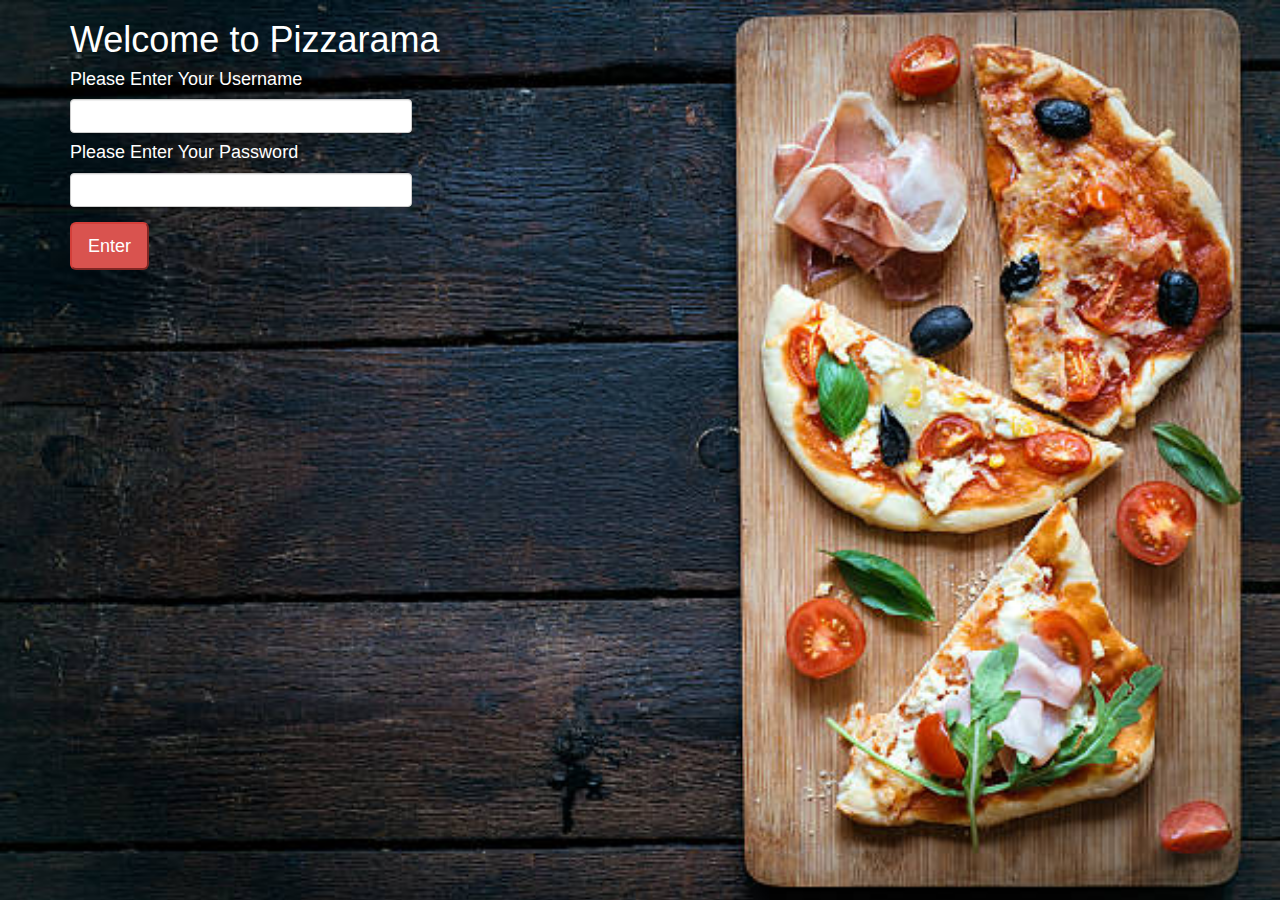
<file: index.html>
<html>
  <head>
    <link rel="stylesheet" href="css/bootstrap.css">
    <link rel="stylesheet" href="css/index.css" type="text/css">
    <link rel="stylesheet" href="css/styles.css" type="text/css">
    <title>Pizzarama</title>
  </head>
  <body>
    <div class="container">
      <span id="welcomeTitle"><h1>Welcome to Pizzarama <span id="displayName"></span></h1></span>
      <form id="userInfo">
        <h4>Please Enter Your Username</h4>
        <input type="text" class="form-control" id="userName">
        <h4>Please Enter Your Password</h4>
        <input type="password" class="form-control" id="userName">
        <button class="btn-lg btn-danger" id="enterButton">Enter</button>
      </form>
    </div>
    <script src="js/jquery-3.3.1.js"></script>
    <script src="js/login.js"></script>
  </body>

</html>
</file>
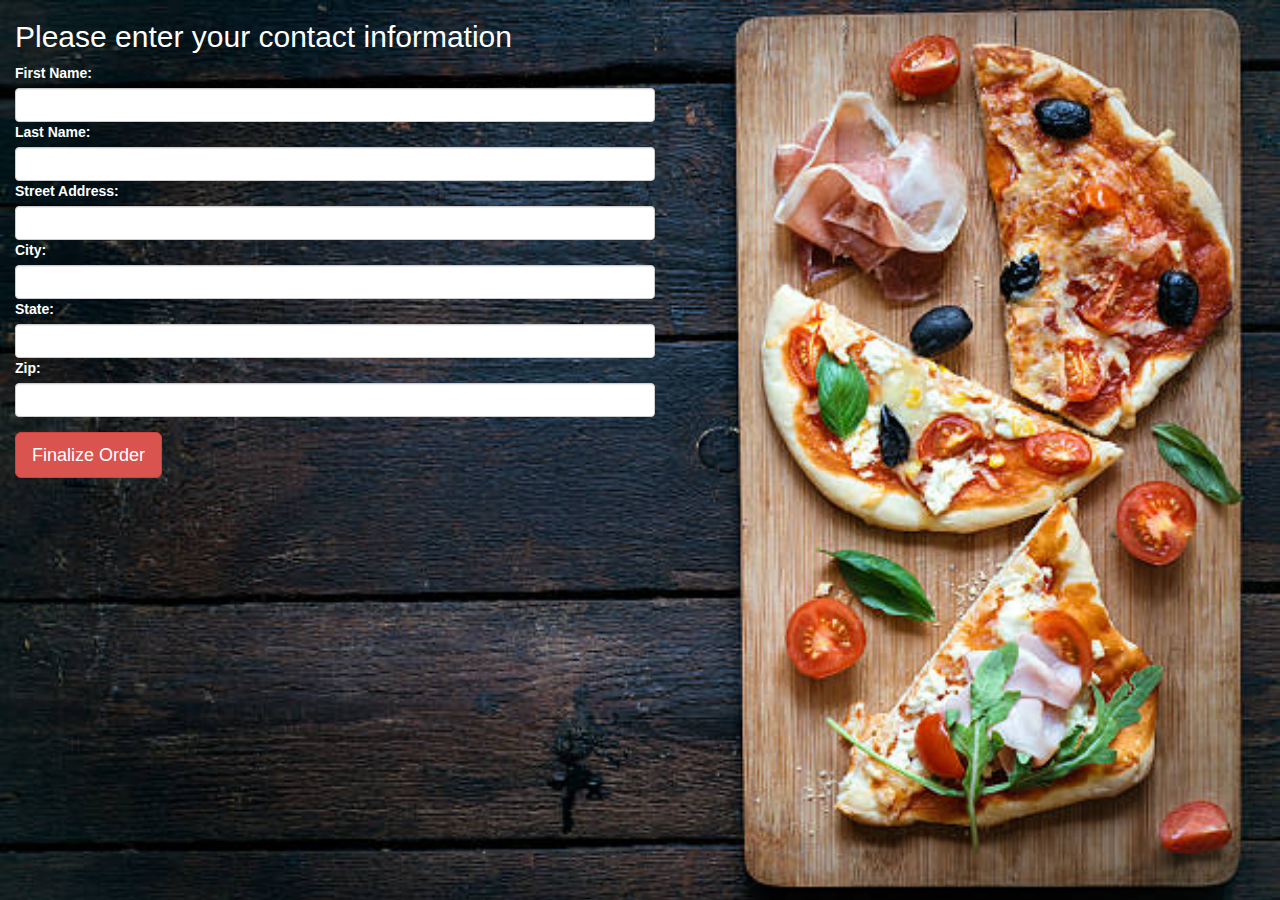
<file: html/check-out.html>
<html>
  <head>
    <link rel="stylesheet" href="../css/bootstrap.css">
    <link rel="stylesheet" href="../css/styles.css" type="text/css">
    <title>Pizzarama</title>
  </head>
  <body>
    <form id="userInfoForm">
      <div class="form-group">
        <h2>Please enter your contact information</h2>
        <label for="user-first-name">First Name:</label>
        <input id="user-first-name" type="text" class="form-control" required>
        <label for="user-last-name">Last Name:</label>
        <input id="user-last-name" type="text" class="form-control" required>
        <label for="user-street-address">Street Address:</label>
        <input id="user-street-address" type="text" class="form-control" required>
        <label for="user-city">City:</label>
        <input id="user-city" type="text" class="form-control" required>
        <label for="user-state">State:</label>
        <input id="user-state" type="text" class="form-control" required>
        <label for="user-zip">Zip:</label>
        <input id="user-zip" type="text" class="form-control" required>
      </div>
      <button class="btn btn-danger btn-lg" id="submitOrder">Finalize Order</button>
    </form>
    <div class="container">
      <div id = "finalOrderDisplay">
        <h1>Thanks for your business!</h1>
        <h2>Your order will be delivered to:</h2>
        <br>
        <div id = "finalOrderInfo"></div>
      <button class="btn btn-lg btn-danger" id="newOrder">Start New Order</button>
      </div>
    </div>
    <script src="../js/jquery-3.3.1.js"></script>
    <script src="../js/check-out.js"></script>
  </body>
</html>
</file>
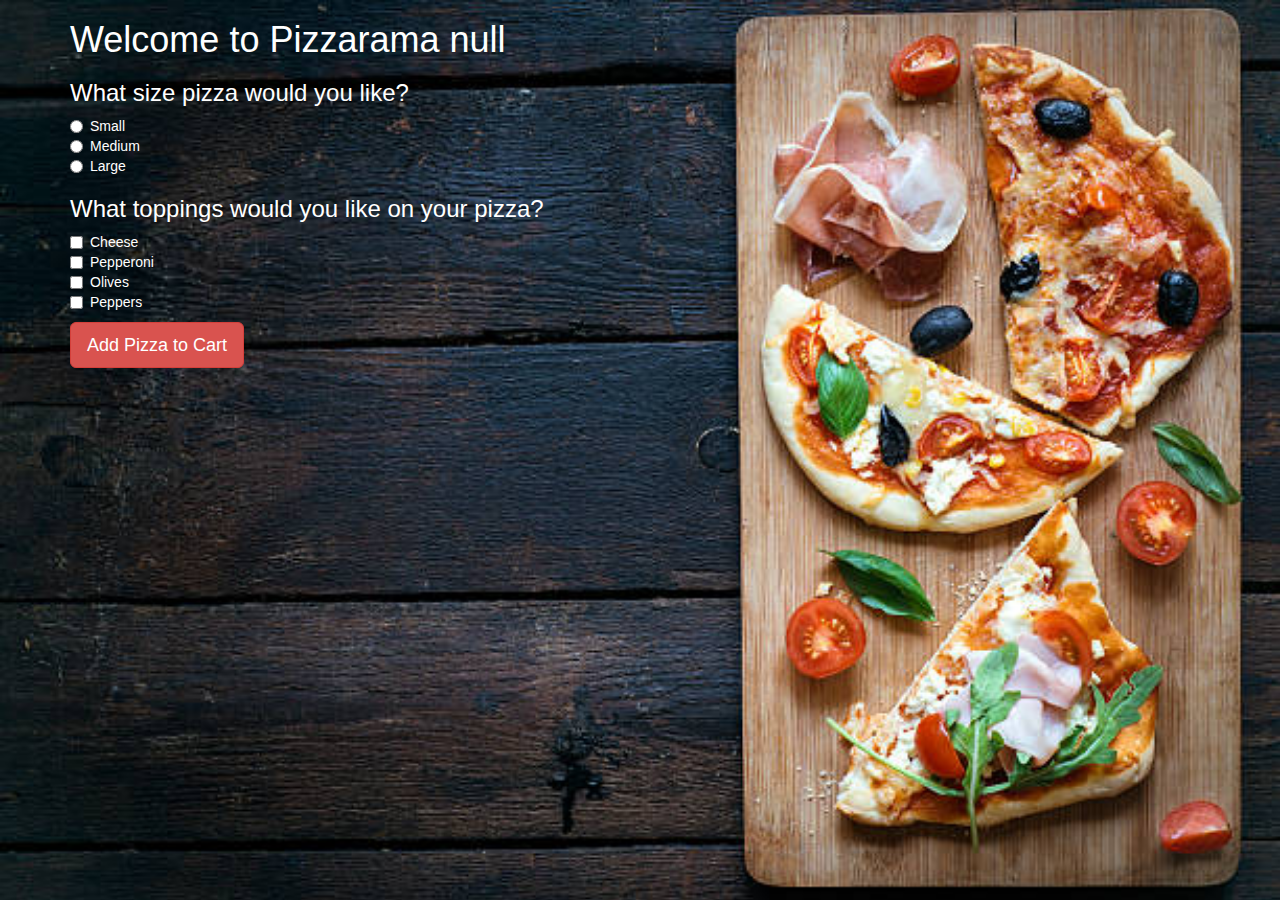
<file: html/order.html>
<html>
  <head>
    <link rel="stylesheet" href="../css/bootstrap.css">
    <link rel="stylesheet" href="../css/styles.css" type="text/css">
    <title>Pizzarama</title>
  </head>
  <body>
    <div class="container">
      <span id="welcomeTitle"><h1>Welcome to Pizzarama <span id="userNameDisplay"></span></h1></span>
      <form id="pizzaInfoForm">
        <h3>What size pizza would you like?</h3>
        <div id="sizeChoice">
          <div class="radio">
            <label><input type="radio" id="sizeSmall" name="size" value="Small" required>Small</label>
            <br>
            <label><input type="radio" id="sizeMedium" name="size" value="Medium" required>Medium</label>
            <br>
            <label><input type="radio" id="sizeLarge" name="size" value="Large" required>Large</label>
          </div>
        </div>
        <h3>What toppings would you like on your pizza?</h3>
        <div id=toppingChoice>
          <div class="checkbox">
            <label><input type="checkbox" id="toppingCheese" name="toppings" value="Cheese">Cheese</label>
            <br>
            <label><input type="checkbox" id="toppingPepperoni" name="toppings" value="Pepperoni">Pepperoni</label>
            <br>
            <label><input type="checkbox" id="toppingOlives" name="toppings" value="Olives">Olives</label>
            <br>
            <label><input type="checkbox" id="toppingPeppers" name="toppings" value="Peppers">Peppers</label>
          </div>
          <span id="toppingAlert">Please choose a topping.</span>
        </div>
        <button class="btn btn-danger btn-lg" id="addPizza">Add Pizza to Cart</button>
      </form>
      <div class="container">
        <div id="shoppingCart">
          <h3>Shopping Cart:</h3>
          <ol>
            <div class="row" id="shoppingCartRows">
              <div class="col-md-4">
                SIZE:
              </div>
              <div class="col-md-4">
                TOPPINGS:
              </div>
              <div class="col-md-4">
                PRICE:
              </div>
            </div>
            <div id="displayPizzaInfo"></div>
          <ol>
          <button class="btn btn-success btn-lg" id="proceedToCheckout">Proceed to Checkout</button>
        </div>
      </div>
    </div>
    <script src="../js/jquery-3.3.1.js"></script>
    <script src="../js/order.js"></script>
    <!-- <script src="../js/login.js"></script> -->
  </body>
</html>
</file>
<file: css/index.css>
form#userInfo {
  width: 30%;
}
</file>
<file: css/styles.css>
button#enterButton {
  margin-top: 15px;
}

#shoppingCart {
  display: none;
  width: 50%;
}

#shoppingCartRows {
  margin-bottom: 15px;
  margin-top: 10px;
}

button#proceedToCheckout {
  margin-top:15px;
}
span#toppingAlert {
  display: none;
  color: yellow;
}

#finalOrderDisplay {
  display: none;
}

body {
  background-image: url(../img/pizza-background.jpg);
  background-size: 100%;
  color: white;
}

form#userInfoForm {
  width: 50%;
  margin-left: 15px;
}

#finalOrderInfo {
  border: solid white 5px;
  font-size: 25px;
  padding: 4px;
  width: 50%;
  text-align: center;
}

button#newOrder {
  margin-top: 15px;
}
</file>
